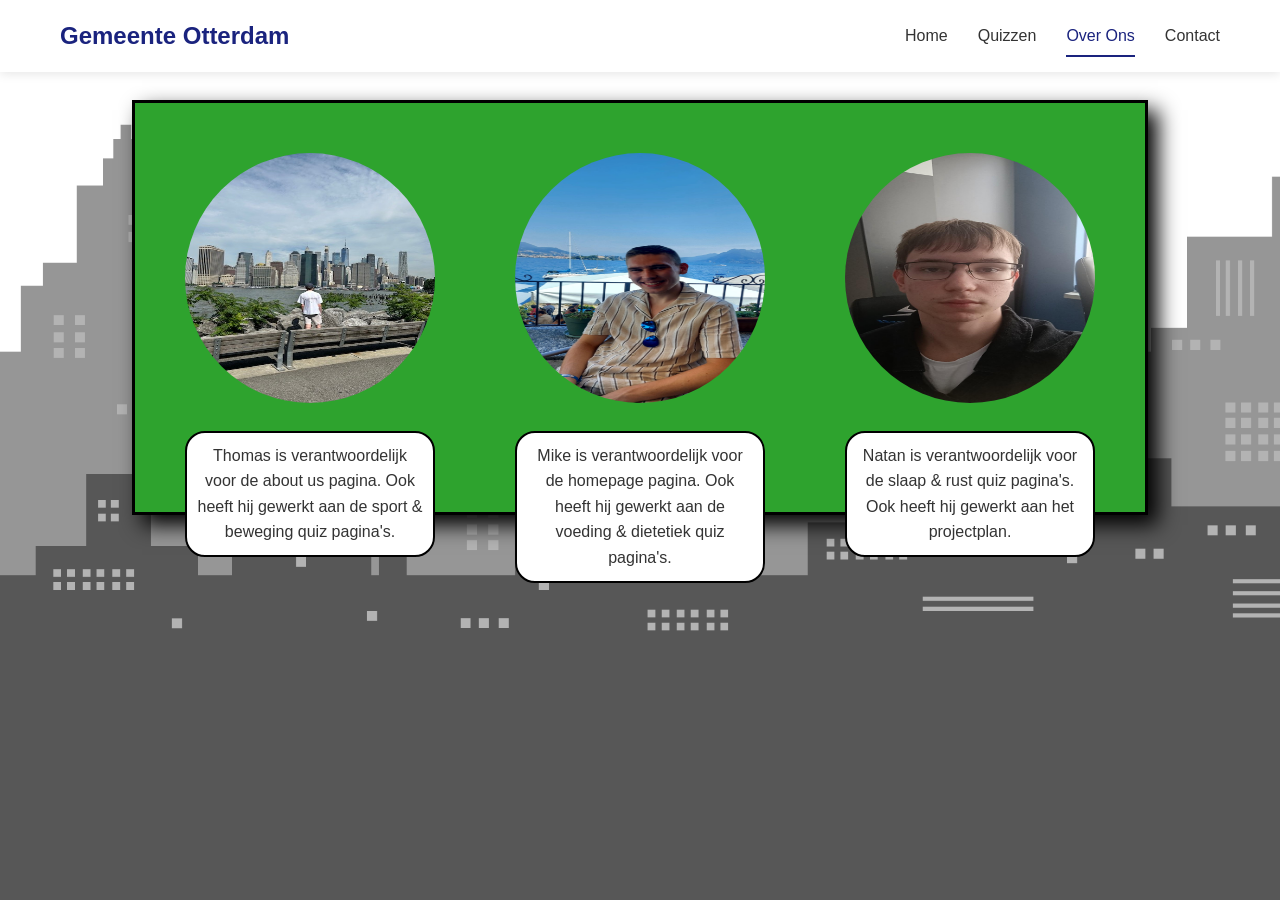
<file: pages/aboutus.html>
<!DOCTYPE html>
<html lang="nl">
<head>
    <meta charset="UTF-8">
    <meta name="viewport" content="width=device-width, initial-scale=1.0">
    <title>Over Ons | Gemeente Otterdam</title>
    <link rel="stylesheet" href="../index/css/index.css">
    <link rel="stylesheet" href="css/aboutus.css">
    <script src="../index/javascript/index.js" defer></script>
</head>

<body>

    <header class="header">
        <div class="header-container">
            <div class="logo">
                <h2>Gemeente Otterdam</h2>
            </div>
            <nav class="nav-menu">
                <a href="../index.html">Home</a>
                <a href="../index.html#quizzen">Quizzen</a>
                <a href="aboutus.html" class="active">Over Ons</a>
                <a href="Contact.html">Contact</a>
            </nav>
            <button class="mobile-menu-btn" id="mobile-menu-btn">
                <span></span>
                <span></span>
                <span></span>
            </button>
        </div>
    </header>

<div class="wrapper">
    <div class="team">

        <div class="lid">
            <img src="media/thomas.jpg">
            <p>
            Thomas is verantwoordelijk voor de about us pagina. Ook heeft hij gewerkt aan de sport & beweging quiz pagina's.
            </p>
        </div>
    
        <div class="lid">
            <img src="media/mike.png">
            <p>
            Mike is verantwoordelijk voor de homepage pagina. Ook heeft hij gewerkt aan de voeding & dietetiek quiz pagina's.
            </p>
        </div>
    
        <div class="lid">
            <img src="media/natan.jpg">
            <p>
            Natan is verantwoordelijk voor de slaap & rust quiz pagina's. Ook heeft hij gewerkt aan het projectplan.
            </p>
        </div>
    
    </div>

</div>


</body>
</html>
</file>
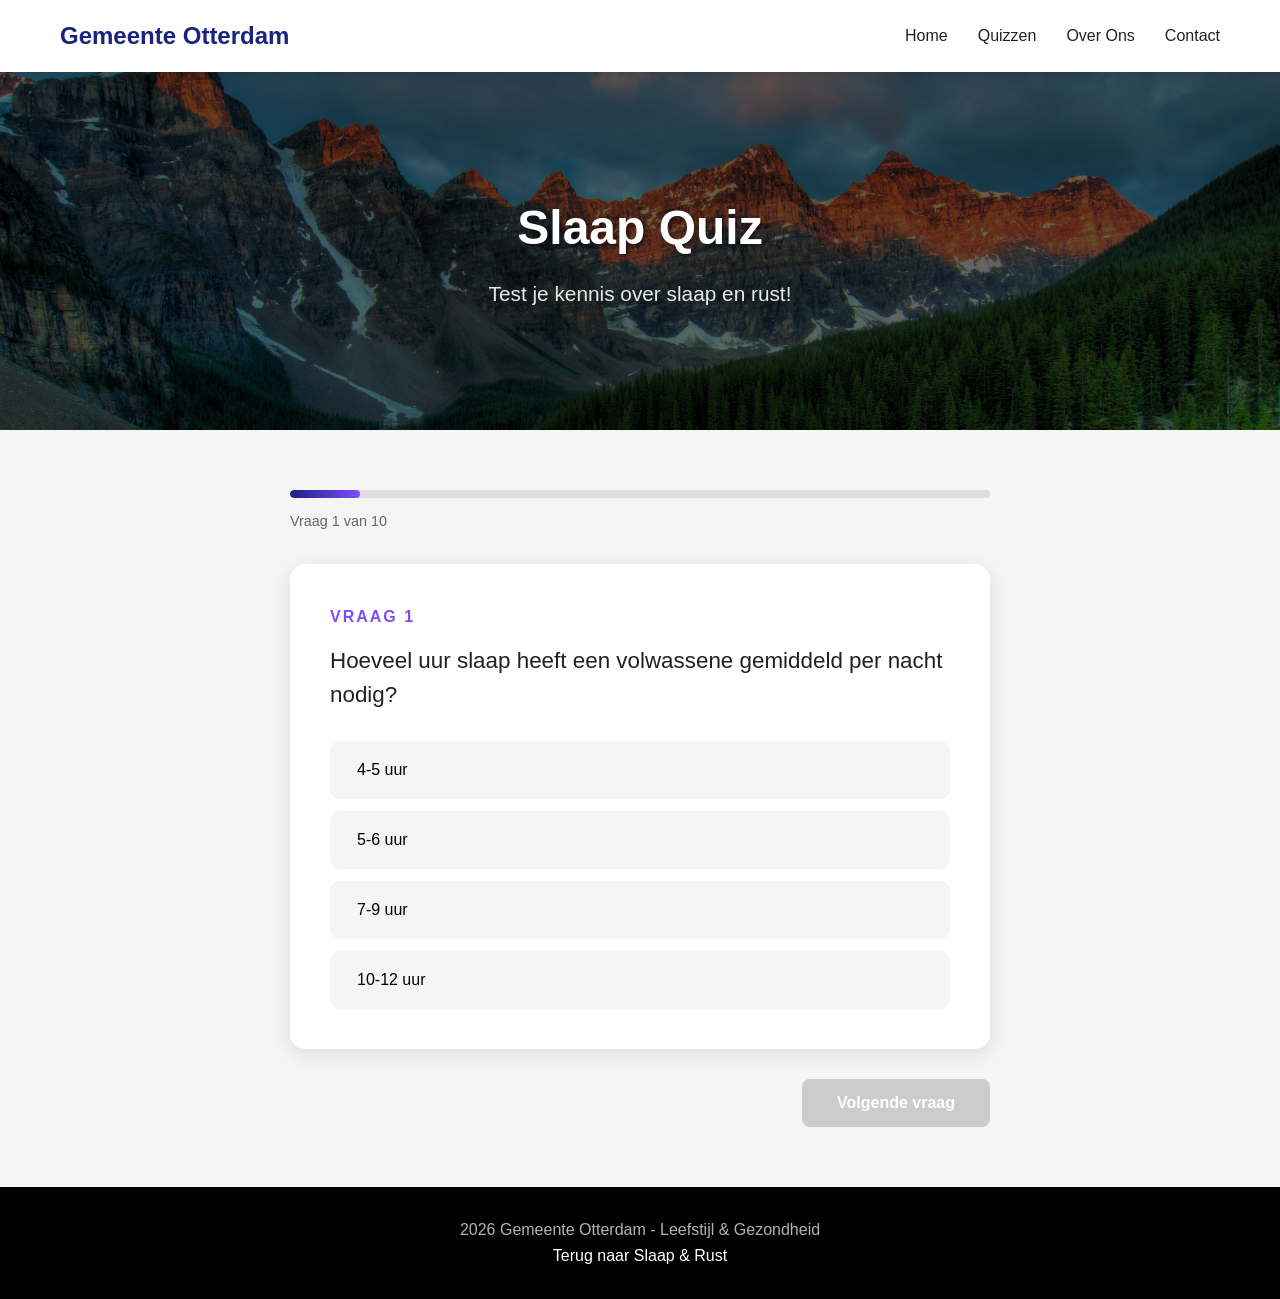
<file: pages/slaap_quiz.html>
<!DOCTYPE html>
<html lang="nl">
<head>
    <meta charset="UTF-8">
    <meta name="viewport" content="width=device-width, initial-scale=1.0">
    <title>Quiz | Slaap en rust</title>
    <link rel="stylesheet" href="../index/css/index.css">
    <link rel="stylesheet" href="css/slaap.css">
    <link rel="stylesheet" href="css/slaap_quiz.css">
    <script src="../index/javascript/index.js" defer></script>
</head>
<body>
    <header class="header">
        <div class="header-container">
            <div class="logo">
                <h2>Gemeente Otterdam</h2>
            </div>
            <nav class="nav-menu">
                <a href="../index.html">Home</a>
                <a href="../index.html#quizzen">Quizzen</a>
                <a href="aboutus.html">Over Ons</a>
                <a href="Contact.html">Contact</a>
            </nav>
            <button class="mobile-menu-btn" id="mobile-menu-btn">
                <span></span>
                <span></span>
                <span></span>
            </button>
        </div>
    </header>

    <!-- begin main content -->

    <section class="quiz-hero">
        <div class="quiz-hero-content">
            <h1>Slaap Quiz</h1>
            <p>Test je kennis over slaap en rust!</p>
        </div>
    </section>

    <section class="quiz-section">
        <div class="quiz-container">
            <div class="quiz-progress">
                <div class="progress-bar">
                    <div class="progress-fill" id="progress-fill"></div>
                </div>
                <span class="progress-text" id="progress-text">Vraag 1 van 10</span>
            </div>

            <div class="quiz-content" id="quiz-content">
                <!-- Vraag 1 -->
                <div class="question-card active" data-question="1">
                    <h2 class="question-number">Vraag 1</h2>
                    <p class="question-text">Hoeveel uur slaap heeft een volwassene gemiddeld per nacht nodig?</p>
                    <div class="answers">
                        <button class="answer-btn" data-correct="false">4-5 uur</button>
                        <button class="answer-btn" data-correct="false">5-6 uur</button>
                        <button class="answer-btn" data-correct="true">7-9 uur</button>
                        <button class="answer-btn" data-correct="false">10-12 uur</button>
                    </div>
                    <div class="feedback" id="feedback-1"></div>
                </div>

                <!-- Vraag 2 -->
                <div class="question-card" data-question="2">
                    <h2 class="question-number">Vraag 2</h2>
                    <p class="question-text">Wat is de ideale temperatuur voor je slaapkamer?</p>
                    <div class="answers">
                        <button class="answer-btn" data-correct="false">10-12°C</button>
                        <button class="answer-btn" data-correct="true">16-18°C</button>
                        <button class="answer-btn" data-correct="false">20-22°C</button>
                        <button class="answer-btn" data-correct="false">24-26°C</button>
                    </div>
                    <div class="feedback" id="feedback-2"></div>
                </div>

                <!-- Vraag 3 -->
                <div class="question-card" data-question="3">
                    <h2 class="question-number">Vraag 3</h2>
                    <p class="question-text">Waarom is het blauw licht van schermen slecht voor je slaap?</p>
                    <div class="answers">
                        <button class="answer-btn" data-correct="false">Het maakt je ogen moe</button>
                        <button class="answer-btn" data-correct="true">Het verstoort de aanmaak van melatonine</button>
                        <button class="answer-btn" data-correct="false">Het verhoogt je lichaamstemperatuur</button>
                        <button class="answer-btn" data-correct="false">Het veroorzaakt hoofdpijn</button>
                    </div>
                    <div class="feedback" id="feedback-3"></div>
                </div>

                <!-- Vraag 4 -->
                <div class="question-card" data-question="4">
                    <h2 class="question-number">Vraag 4</h2>
                    <p class="question-text">Tot welk tijdstip kun je het beste geen koffie meer drinken?</p>
                    <div class="answers">
                        <button class="answer-btn" data-correct="false">12:00 uur</button>
                        <button class="answer-btn" data-correct="true">14:00 uur</button>
                        <button class="answer-btn" data-correct="false">18:00 uur</button>
                        <button class="answer-btn" data-correct="false">20:00 uur</button>
                    </div>
                    <div class="feedback" id="feedback-4"></div>
                </div>

                <!-- Vraag 5 -->
                <div class="question-card" data-question="5">
                    <h2 class="question-number">Vraag 5</h2>
                    <p class="question-text">Wat gebeurt er NIET tijdens de slaap?</p>
                    <div class="answers">
                        <button class="answer-btn" data-correct="false">Je spieren herstellen zich</button>
                        <button class="answer-btn" data-correct="false">Herinneringen worden verwerkt</button>
                        <button class="answer-btn" data-correct="true">Je verbrandt de meeste calorieën</button>
                        <button class="answer-btn" data-correct="false">Je immuunsysteem wordt versterkt</button>
                    </div>
                    <div class="feedback" id="feedback-5"></div>
                </div>

                <!-- Vraag 6 -->
                <div class="question-card" data-question="6">
                    <h2 class="question-number">Vraag 6</h2>
                    <p class="question-text">Wat is een gevolg van slaaptekort?</p>
                    <div class="answers">
                        <button class="answer-btn" data-correct="false">Betere concentratie</button>
                        <button class="answer-btn" data-correct="false">Sterker immuunsysteem</button>
                        <button class="answer-btn" data-correct="true">Verhoogd risico op obesitas en diabetes</button>
                        <button class="answer-btn" data-correct="false">Stabielere stemming</button>
                    </div>
                    <div class="feedback" id="feedback-6"></div>
                </div>

                <!-- Vraag 7 -->
                <div class="question-card" data-question="7">
                    <h2 class="question-number">Vraag 7</h2>
                    <p class="question-text">In welke slaapfase droom je het meest?</p>
                    <div class="answers">
                        <button class="answer-btn" data-correct="false">Lichte slaap</button>
                        <button class="answer-btn" data-correct="false">Diepe slaap</button>
                        <button class="answer-btn" data-correct="true">REM-slaap</button>
                        <button class="answer-btn" data-correct="false">Inslaapfase</button>
                    </div>
                    <div class="feedback" id="feedback-7"></div>
                </div>

                <!-- Vraag 8 -->
                <div class="question-card" data-question="8">
                    <h2 class="question-number">Vraag 8</h2>
                    <p class="question-text">Hoeveel uur slaap hebben tieners (14-17 jaar) nodig?</p>
                    <div class="answers">
                        <button class="answer-btn" data-correct="false">5-6 uur</button>
                        <button class="answer-btn" data-correct="false">6-7 uur</button>
                        <button class="answer-btn" data-correct="true">8-10 uur</button>
                        <button class="answer-btn" data-correct="false">11-13 uur</button>
                    </div>
                    <div class="feedback" id="feedback-8"></div>
                </div>

                <!-- Vraag 9 -->
                <div class="question-card" data-question="9">
                    <h2 class="question-number">Vraag 9</h2>
                    <p class="question-text">Hoe lang duurt de ideale powernap?</p>
                    <div class="answers">
                        <button class="answer-btn" data-correct="false">5 minuten</button>
                        <button class="answer-btn" data-correct="true">10-20 minuten</button>
                        <button class="answer-btn" data-correct="false">45 minuten</button>
                        <button class="answer-btn" data-correct="false">1 uur</button>
                    </div>
                    <div class="feedback" id="feedback-9"></div>
                </div>

                <!-- Vraag 10 -->
                <div class="question-card" data-question="10">
                    <h2 class="question-number">Vraag 10</h2>
                    <p class="question-text">Wanneer begint je lichaam melatonine aan te maken?</p>
                    <div class="answers">
                        <button class="answer-btn" data-correct="false">Direct als je in bed ligt</button>
                        <button class="answer-btn" data-correct="true">Ongeveer 2 uur voor je normale bedtijd</button>
                        <button class="answer-btn" data-correct="false">Alleen als je slaapt</button>
                        <button class="answer-btn" data-correct="false">'s Ochtends vroeg</button>
                    </div>
                    <div class="feedback" id="feedback-10"></div>
                </div>

                <!-- Resultaat -->
                <div class="result-card" id="result-card">
                    <h2>Quiz Voltooid!</h2>
                    <div class="score-circle" id="score-circle">
                        <span class="score-number" id="score-number">0</span>
                        <span class="score-total">/ 10</span>
                    </div>
                    <p class="result-message" id="result-message"></p>
                    <div class="result-buttons">
                        <button class="quiz-btn restart-btn" id="restart-btn">Opnieuw proberen</button>
                        <a href="slaap_info.html" class="quiz-btn info-btn">Terug naar informatie</a>
                    </div>
                </div>
            </div>

            <div class="quiz-navigation" id="quiz-navigation">
                <button class="quiz-btn next-btn" id="next-btn" disabled>Volgende vraag</button>
            </div>
        </div>
    </section>

    <!-- einde main content -->

    <footer>
        <div class="footer-content">
            <p>2026 Gemeente Otterdam - Leefstijl & Gezondheid</p>
            <a href="slaap_info.html">Terug naar Slaap & Rust</a>
        </div>
    </footer>

    <script src="javascript/slaap_quiz.js"></script>
</body>
</html>
</file>
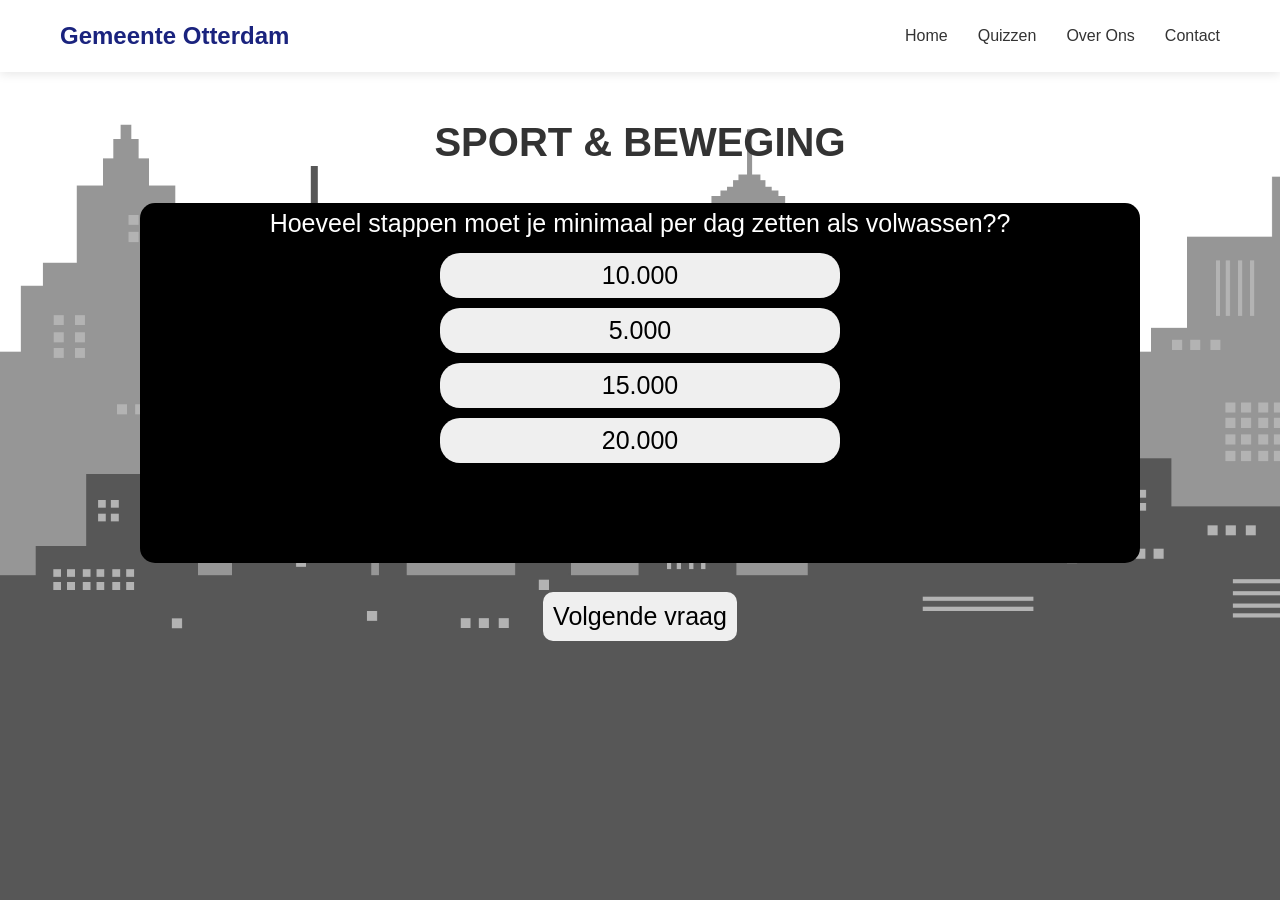
<file: pages/sportenbeweging.html>
<!DOCTYPE html>
<html lang="nl">
<head>
    <meta charset="UTF-8">
    <meta name="viewport" content="width=device-width, initial-scale=1.0">
    <title>Sport & Beweging Quiz | Gemeente Otterdam</title>
    <link rel="stylesheet" href="../index/css/index.css">
    <link rel="stylesheet" href="css/sportenbeweging.css">
    <script src="../index/javascript/index.js" defer></script>
</head>
<body>

    <header class="header">
        <div class="header-container">
            <div class="logo">
                <h2>Gemeente Otterdam</h2>
            </div>
            <nav class="nav-menu">
                <a href="../index.html">Home</a>
                <a href="../index.html#quizzen">Quizzen</a>
                <a href="aboutus.html">Over Ons</a>
                <a href="Contact.html">Contact</a>
            </nav>
            <button class="mobile-menu-btn" id="mobile-menu-btn">
                <span></span>
                <span></span>
                <span></span>
            </button>
        </div>
    </header>


<div class="holder">
    <div class="title">SPORT & BEWEGING</div>

    <div class="quiz">
        <p id="vraag"></p>

        <div class="antwoorden">
            <button id="antwoord1" onclick="checkAntwoord(0)">Antwoord 1</button>
            <button id="antwoord2" onclick="checkAntwoord(1)">Antwoord 2</button>
            <button id="antwoord3" onclick="checkAntwoord(2)">Antwoord 3</button>
            <button id="antwoord4" onclick="checkAntwoord(3)">Antwoord 4</button>
        </div>
    </div>

    <button id="next" onclick="volgendeVraag()">Volgende vraag</button>

    <div id="eindscherm" style="display:none;">
        <h2>Quiz klaar!</h2>
        <p id="scoreTekst"></p>
    </div>
</div>


<script src="javascript/sportenbeweging.js"></script>
</body>
</html>
</file>
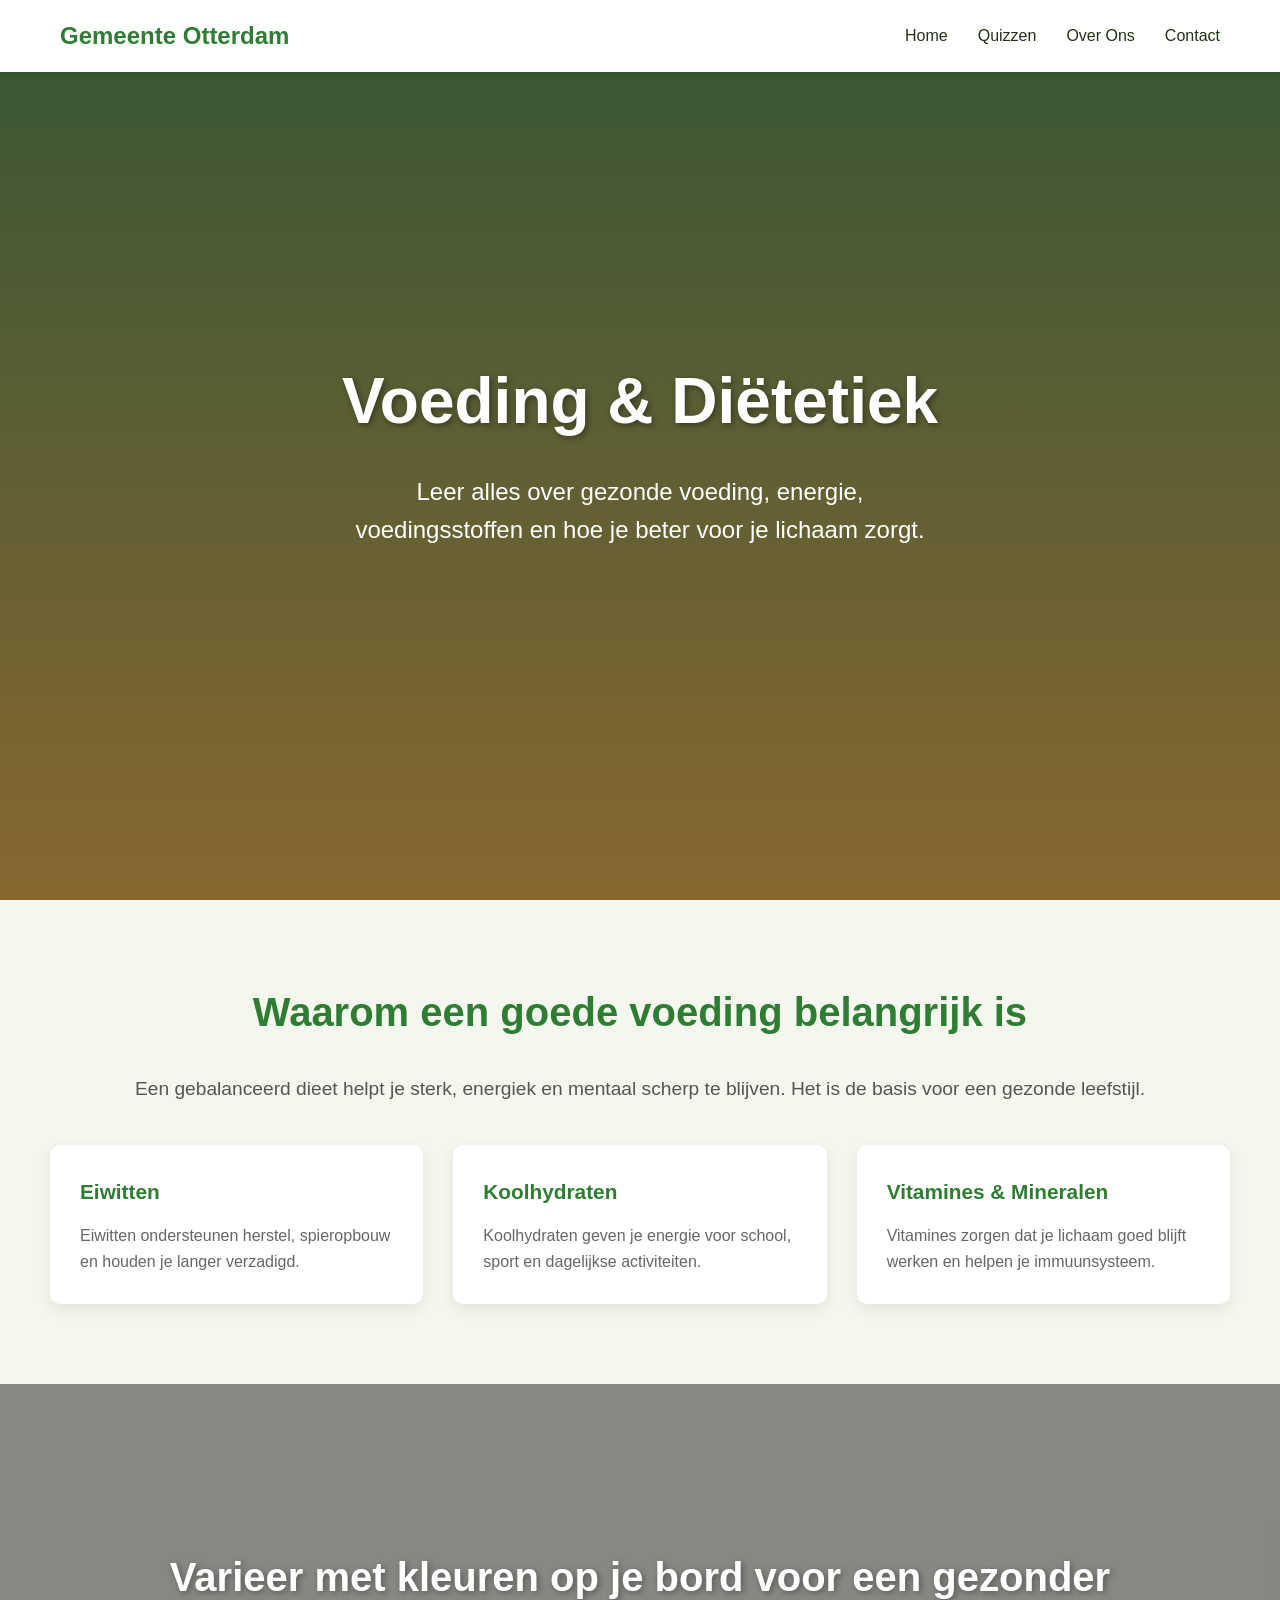
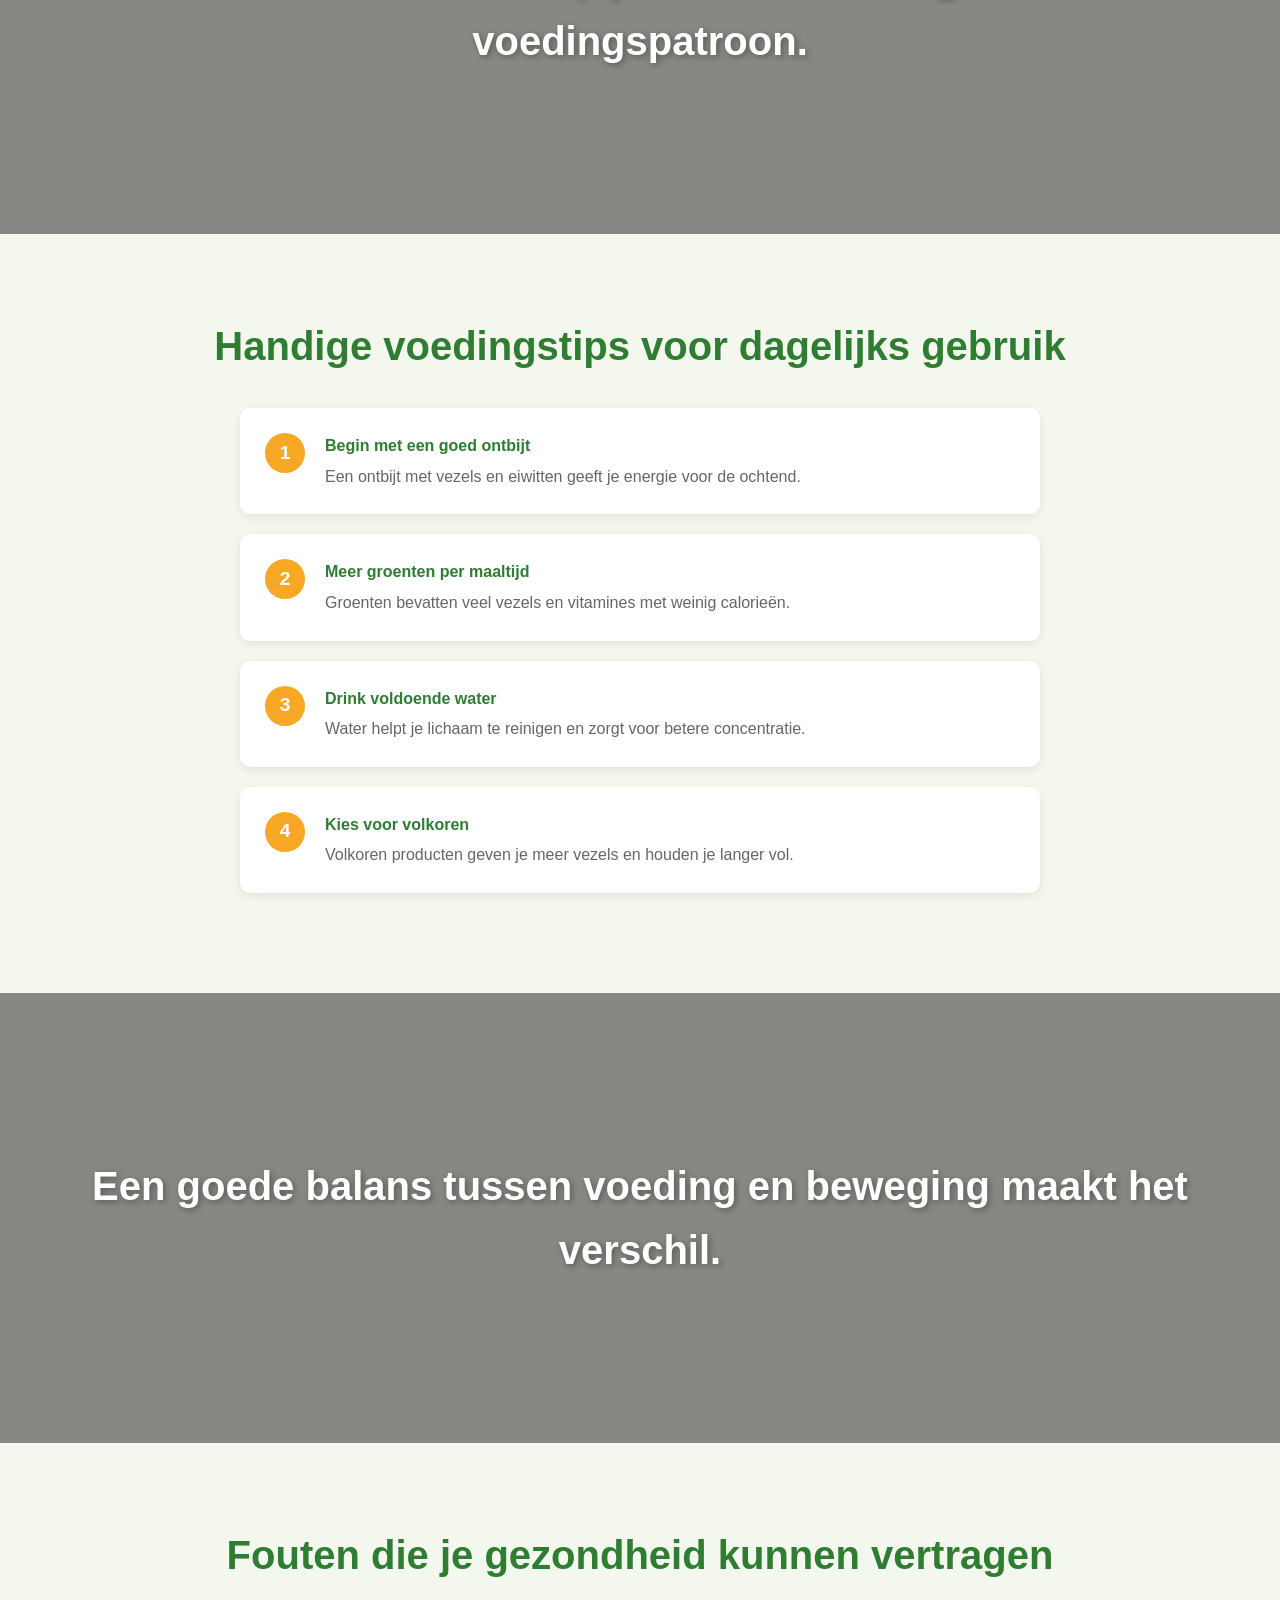
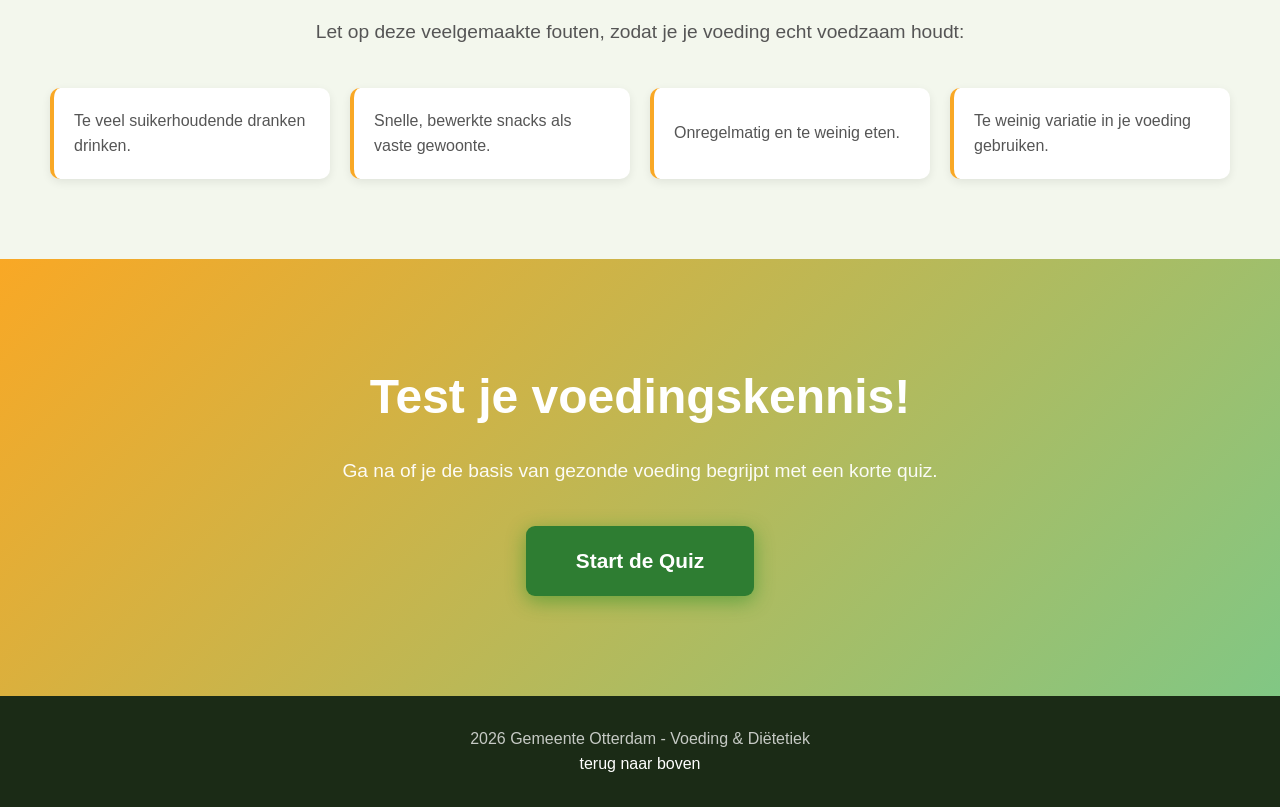
<file: pages/voedingendietetiek.html>
<!DOCTYPE html>
<html lang="nl">
<head>
    <meta charset="UTF-8">
    <meta name="viewport" content="width=device-width, initial-scale=1.0">
    <title>voeding & dietetiek | Gemeente Otterdam</title>
    <link rel="stylesheet" href="../index/css/index.css">
    <link rel="stylesheet" href="css/voedingendietetiek.css">
    <script src="../index/javascript/index.js" defer></script>
</head>
<body>
    <header class="header">
        <div class="header-container">
            <div class="logo">
                <h2>Gemeente Otterdam</h2>
            </div>
            <nav class="nav-menu">
                <a href="../index.html">Home</a>
                <a href="../index.html#quizzen">Quizzen</a>
                <a href="aboutus.html">Over Ons</a>
                <a href="Contact.html">Contact</a>
            </nav>
            <button class="mobile-menu-btn" id="mobile-menu-btn">
                <span></span>
                <span></span>
                <span></span>
            </button>
        </div>
    </header>

    <section class="parallax-section hero-parallax" id="hero-parallax">
        <div class="parallax-content">
            <h1>Voeding & Diëtetiek</h1>
            <p>Leer alles over gezonde voeding, energie, voedingsstoffen en hoe je beter voor je lichaam zorgt.</p>
        </div>
    </section>

    <section class="info-section">
        <div class="info-content">
            <h2>Waarom een goede voeding belangrijk is</h2>
            <p>Een gebalanceerd dieet helpt je sterk, energiek en mentaal scherp te blijven. Het is de basis voor een gezonde leefstijl.</p>

            <div class="info-cards">
                <div class="info-card">
                    <h3>Eiwitten</h3>
                    <p>Eiwitten ondersteunen herstel, spieropbouw en houden je langer verzadigd.</p>
                </div>
                <div class="info-card">
                    <h3>Koolhydraten</h3>
                    <p>Koolhydraten geven je energie voor school, sport en dagelijkse activiteiten.</p>
                </div>
                <div class="info-card">
                    <h3>Vitamines & Mineralen</h3>
                    <p>Vitamines zorgen dat je lichaam goed blijft werken en helpen je immuunsysteem.</p>
                </div>
            </div>
        </div>
    </section>

    <section class="parallax-section parallax-night">
        <div class="parallax-content">
            <h2>Varieer met kleuren op je bord voor een gezonder voedingspatroon.</h2>
        </div>
    </section>

    <section class="info-section">
        <div class="info-content">
            <h2>Handige voedingstips voor dagelijks gebruik</h2>
            <ul class="tips-list">
                <li>
                    <span class="tip-number">1</span>
                    <div class="tip-text">
                        <h4>Begin met een goed ontbijt</h4>
                        <p>Een ontbijt met vezels en eiwitten geeft je energie voor de ochtend.</p>
                    </div>
                </li>

                <li>
                    <span class="tip-number">2</span>
                    <div class="tip-text">
                        <h4>Meer groenten per maaltijd</h4>
                        <p>Groenten bevatten veel vezels en vitamines met weinig calorieën.</p>
                    </div>
                </li>

                <li>
                    <span class="tip-number">3</span>
                    <div class="tip-text">
                        <h4>Drink voldoende water</h4>
                        <p>Water helpt je lichaam te reinigen en zorgt voor betere concentratie.</p>
                    </div>
                </li>

                <li>
                    <span class="tip-number">4</span>
                    <div class="tip-text">
                        <h4>Kies voor volkoren</h4>
                        <p>Volkoren producten geven je meer vezels en houden je langer vol.</p>
                    </div>
                </li>
            </ul>
        </div>
    </section>

    <section class="parallax-section parallax-relax">
        <div class="parallax-content">
            <h2>Een goede balans tussen voeding en beweging maakt het verschil.</h2>
        </div>
    </section>

    <section class="info-section">
        <div class="info-content">
            <h2>Fouten die je gezondheid kunnen vertragen</h2>
            <p>Let op deze veelgemaakte fouten, zodat je je voeding echt voedzaam houdt:</p>

            <div class="consequences-grid">
                <div class="consequence-item negative">
                    <p>Te veel suikerhoudende dranken drinken.</p>
                </div>
                <div class="consequence-item negative">
                    <p>Snelle, bewerkte snacks als vaste gewoonte.</p>
                </div>
                <div class="consequence-item negative">
                    <p>Onregelmatig en te weinig eten.</p>
                </div>
                <div class="consequence-item negative">
                    <p>Te weinig variatie in je voeding gebruiken.</p>
                </div>
            </div>
        </div>
    </section>

    <section class="quiz-cta-section">
        <div class="quiz-cta-content">
            <h2>Test je voedingskennis!</h2>
            <p>Ga na of je de basis van gezonde voeding begrijpt met een korte quiz.</p>
            <a href="quiz1.html" class="quiz-button">Start de Quiz</a>
        </div>
    </section>

    <footer>
        <div class="footer-content">
            <p>2026 Gemeente Otterdam - Voeding & Diëtetiek</p>
            <a href="#hero-parallax">terug naar boven</a>
        </div>
    </footer>
</body>
</html>
</file>
<file: index/css/index.css>
* {
    margin: 0;
    padding: 0;
    box-sizing: border-box;
}

:root {
    --primary: #1a237e;
    --primary-light: #3949ab;
    --white: #ffffff;
    --bg-light: #f5f5f5;
    --text-dark: #333333;
    --text-light: #666666;

    /* Thema kleuren */
    --sport-primary: #2e7d32;
    --sport-secondary: #4caf50;
    --sport-light: #e8f5e9;

    --voeding-primary: #e65100;
    --voeding-secondary: #ff9800;
    --voeding-light: #fff3e0;

    --slaap-primary: #4a148c;
    --slaap-secondary: #7c4dff;
    --slaap-light: #ede7f6;
}



::-webkit-scrollbar{
    width: 12px;
}

::-webkit-scrollbar-track{
    background: var(--bg-light);
}

::-webkit-scrollbar-thumb{
    background: var(--primary);
}


body {
    font-family: 'Segoe UI', Tahoma, Geneva, Verdana, sans-serif;
    background-color: var(--bg-light);
    color: var(--text-dark);
    line-height: 1.6;
}

/* Header */
.header {
    position: fixed;
    top: 0;
    left: 0;
    width: 100%;
    background: var(--white);
    box-shadow: 0 2px 10px rgba(0, 0, 0, 0.1);
    z-index: 1000;
}

.header-container {
    max-width: 1200px;
    margin: 0 auto;
    padding: 15px 20px;
    display: flex;
    justify-content: space-between;
    align-items: center;
}

.logo h2 {
    color: var(--primary);
    font-size: 1.5rem;
    font-weight: 700;
}

.nav-menu {
    display: flex;
    gap: 30px;
}

.nav-menu a {
    text-decoration: none;
    color: var(--text-dark);
    font-weight: 500;
    padding: 8px 0;
    position: relative;
    transition: color 0.3s ease;
}

.nav-menu a::after {
    content: '';
    position: absolute;
    bottom: 0;
    left: 0;
    width: 0;
    height: 2px;
    background: var(--primary);
    transition: width 0.3s ease;
}

.nav-menu a:hover,
.nav-menu a.active {
    color: var(--primary);
}

.nav-menu a:hover::after,
.nav-menu a.active::after {
    width: 100%;
}

.mobile-menu-btn {
    display: none;
    flex-direction: column;
    gap: 5px;
    background: none;
    border: none;
    cursor: pointer;
    padding: 5px;
}

.mobile-menu-btn span {
    width: 25px;
    height: 3px;
    background: var(--text-dark);
    border-radius: 2px;
    transition: 0.3s;
}

/* Hero Section */
.hero {
    height: 100vh;
    min-height: 600px;
    position: relative;
    display: flex;
    align-items: center;
    justify-content: center;
    overflow: hidden;
}

/* Hero Slideshow */
.hero-slideshow {
    position: absolute;
    top: 0;
    left: 0;
    width: 100%;
    height: 100%;
    z-index: 0;
}

.hero-slideshow .slide {
    position: absolute;
    top: 0;
    left: 0;
    width: 100%;
    height: 100%;
    background-size: cover;
    background-position: center;
    background-repeat: no-repeat;
    opacity: 0;
    transform: scale(1.08);
    transition: opacity 1.2s ease-in-out, transform 6s ease-out;
}

.hero-slideshow .slide.active {
    opacity: 1;
    transform: scale(1.08);
}

.hero-slideshow .slide.active.zoom-out {
    transform: scale(1);
}

.hero-overlay {
    position: absolute;
    top: 0;
    left: 0;
    width: 100%;
    height: 100%;
    background: linear-gradient(135deg, rgba(26, 35, 126, 0.85) 0%, rgba(74, 20, 140, 0.75) 100%);
    z-index: 1;
}

.hero-content {
    position: relative;
    z-index: 2;
    text-align: center;
    color: var(--white);
    padding: 20px;
    max-width: 800px;
}

/* Slide Indicators */
.slide-indicators {
    position: absolute;
    bottom: 30px;
    left: 50%;
    transform: translateX(-50%);
    display: flex;
    gap: 12px;
    z-index: 3;
}

.indicator {
    width: 12px;
    height: 12px;
    border-radius: 50%;
    background: rgba(255, 255, 255, 0.4);
    cursor: pointer;
    transition: all 0.3s ease;
    border: 2px solid transparent;
}

.indicator:hover {
    background: rgba(255, 255, 255, 0.6);
}

.indicator.active {
    background: var(--white);
    transform: scale(1.2);
    border-color: rgba(255, 255, 255, 0.5);
}

.hero-content h1 {
    font-size: 3.5rem;
    font-weight: 700;
    margin-bottom: 20px;
    text-shadow: 2px 2px 4px rgba(0, 0, 0, 0.3);
}

.hero-content p {
    font-size: 1.3rem;
    margin-bottom: 40px;
    opacity: 0.95;
    line-height: 1.8;
}

.hero-btn {
    display: inline-block;
    background: var(--white);
    color: var(--primary);
    padding: 15px 40px;
    border-radius: 50px;
    text-decoration: none;
    font-weight: 600;
    font-size: 1.1rem;
    transition: all 0.3s ease;
    box-shadow: 0 4px 15px rgba(0, 0, 0, 0.2);
}

.hero-btn:hover {
    transform: translateY(-3px);
    box-shadow: 0 6px 20px rgba(0, 0, 0, 0.3);
}

/* Intro Section */
.intro-section {
    padding: 80px 20px;
    background: var(--white);
}

.intro-container {
    max-width: 1000px;
    margin: 0 auto;
    text-align: center;
}

.intro-container h2 {
    font-size: 2.2rem;
    color: var(--primary);
    margin-bottom: 20px;
}

.intro-container > p {
    font-size: 1.1rem;
    color: var(--text-light);
    max-width: 700px;
    margin: 0 auto 50px;
}

.intro-stats {
    display: flex;
    justify-content: center;
    gap: 60px;
    flex-wrap: wrap;
}

.stat-item {
    text-align: center;
}

.stat-number {
    display: block;
    font-size: 3rem;
    font-weight: 700;
    color: var(--primary);
}

.stat-label {
    font-size: 1rem;
    color: var(--text-light);
    text-transform: uppercase;
    letter-spacing: 1px;
}

/* Quizzen Section */
.quizzen-section {
    padding: 80px 20px;
    background: var(--bg-light);
}

.quizzen-container {
    max-width: 1200px;
    margin: 0 auto;
}

.quizzen-container > h2 {
    text-align: center;
    font-size: 2.2rem;
    color: var(--primary);
    margin-bottom: 10px;
}

.section-subtitle {
    text-align: center;
    color: var(--text-light);
    margin-bottom: 50px;
    font-size: 1.1rem;
}

.quiz-cards {
    display: grid;
    grid-template-columns: repeat(3, 1fr);
    gap: 30px;
}

.quiz-card {
    background: var(--white);
    border-radius: 20px;
    overflow: hidden;
    box-shadow: 0 10px 30px rgba(0, 0, 0, 0.1);
    transition: all 0.4s ease;
}

.quiz-card:hover {

    box-shadow: 0 20px 40px rgba(0, 0, 0, 0.15);
}

.card-image {
    position: relative;
    height: 200px;
    overflow: hidden;
}

.card-image img {
    width: 100%;
    height: 100%;
    object-fit: cover;
    transition: transform 0.4s ease;
}

.quiz-card:hover .card-image img {
    transform: scale(1.1);
}

.card-overlay {
    position: absolute;
    top: 0;
    left: 0;
    width: 100%;
    height: 100%;
    opacity: 0.6;
}

.sport-overlay {
    background: linear-gradient(135deg, var(--sport-primary) 0%, var(--sport-secondary) 100%);
}

.voeding-overlay {
    background: linear-gradient(135deg, var(--voeding-primary) 0%, var(--voeding-secondary) 100%);
}

.slaap-overlay {
    background: linear-gradient(135deg, var(--slaap-primary) 0%, var(--slaap-secondary) 100%);
}

.card-content {
    padding: 30px;
    text-align: center;
}

.card-icon {
    width: 60px;
    height: 60px;
    border-radius: 50%;
    display: flex;
    align-items: center;
    justify-content: center;
    margin: -50px auto 20px;
    position: relative;
    z-index: 1;
}

.card-icon svg {
    width: 30px;
    height: 30px;
    color: var(--white);
}

.sport-icon {
    background: linear-gradient(135deg, var(--sport-primary) 0%, var(--sport-secondary) 100%);
    box-shadow: 0 4px 15px rgba(46, 125, 50, 0.4);
}

.voeding-icon {
    background: linear-gradient(135deg, var(--voeding-primary) 0%, var(--voeding-secondary) 100%);
    box-shadow: 0 4px 15px rgba(230, 81, 0, 0.4);
}

.slaap-icon {
    background: linear-gradient(135deg, var(--slaap-primary) 0%, var(--slaap-secondary) 100%);
    box-shadow: 0 4px 15px rgba(74, 20, 140, 0.4);
}

.card-content h3 {
    font-size: 1.4rem;
    color: var(--text-dark);
    margin-bottom: 15px;
}

.card-content p {
    color: var(--text-light);
    margin-bottom: 25px;
    font-size: 0.95rem;
}

.card-btn {
    display: inline-block;
    padding: 12px 30px;
    border-radius: 25px;
    text-decoration: none;
    font-weight: 600;
    color: var(--white);
    transition: all 0.3s ease;
}

.sport-btn {
    background: linear-gradient(135deg, var(--sport-primary) 0%, var(--sport-secondary) 100%);
}

.sport-btn:hover {
    box-shadow: 0 4px 15px rgba(46, 125, 50, 0.5);
    transform: translateY(-2px);
}

.voeding-btn {
    background: linear-gradient(135deg, var(--voeding-primary) 0%, var(--voeding-secondary) 100%);
}

.voeding-btn:hover {
    box-shadow: 0 4px 15px rgba(230, 81, 0, 0.5);
    transform: translateY(-2px);
}

.slaap-btn {
    background: linear-gradient(135deg, var(--slaap-primary) 0%, var(--slaap-secondary) 100%);
}

.slaap-btn:hover {
    box-shadow: 0 4px 15px rgba(74, 20, 140, 0.5);
    transform: translateY(-2px);
}

/* CTA Section */
.cta-section {
    padding: 80px 20px;
    background: linear-gradient(135deg, var(--primary) 0%, var(--slaap-primary) 100%);
    text-align: center;
}

.cta-container {
    max-width: 600px;
    margin: 0 auto;
    color: var(--white);
}

.cta-container h2 {
    font-size: 2rem;
    margin-bottom: 15px;
}

.cta-container p {
    font-size: 1.1rem;
    margin-bottom: 30px;
    opacity: 0.9;
}

.cta-btn {
    background: var(--white);
    color: var(--primary);
    border: none;
    padding: 15px 40px;
    border-radius: 50px;
    font-size: 1.1rem;
    font-weight: 600;
    cursor: pointer;
    transition: all 0.3s ease;
    box-shadow: 0 4px 15px rgba(0, 0, 0, 0.2);
}

.cta-btn:hover {
    transform: translateY(-3px);
    box-shadow: 0 6px 20px rgba(0, 0, 0, 0.3);
}

/* Footer */
.footer {
    background: #1a1a2e;
    color: var(--white);
    padding: 50px 20px 30px;
}

.footer-container {
    max-width: 1200px;
    margin: 0 auto;
    display: grid;
    grid-template-columns: 2fr 1fr 2fr;
    gap: 40px;
    align-items: center;
}

.footer-info h3 {
    font-size: 1.3rem;
    margin-bottom: 10px;
}

.footer-info p {
    opacity: 0.7;
    font-size: 0.95rem;
}

.footer-links {
    display: flex;
    flex-direction: column;
    gap: 10px;
}

.footer-links a {
    color: var(--white);
    text-decoration: none;
    opacity: 0.7;
    transition: opacity 0.3s ease;
}

.footer-links a:hover {
    opacity: 1;
}

.footer-copyright {
    text-align: right;
    opacity: 0.5;
    font-size: 0.9rem;
}

/* Responsive */
@media (max-width: 992px) {
    .quiz-cards {
        grid-template-columns: repeat(2, 1fr);
    }

    .footer-container {
        grid-template-columns: 1fr;
        text-align: center;
        gap: 30px;
    }

    .footer-links {
        flex-direction: row;
        justify-content: center;
        gap: 30px;
    }

    .footer-copyright {
        text-align: center;
    }
}

@media (max-width: 768px) {
    .nav-menu {
        display: none;
        position: absolute;
        top: 100%;
        left: 0;
        width: 100%;
        background: var(--white);
        flex-direction: column;
        padding: 20px;
        box-shadow: 0 10px 20px rgba(0, 0, 0, 0.1);
    }

    .nav-menu.active {
        display: flex;
    }

    .mobile-menu-btn {
        display: flex;
    }

    .hero-content h1 {
        font-size: 2.5rem;
    }

    .hero-content p {
        font-size: 1.1rem;
    }

    .quiz-cards {
        grid-template-columns: 1fr;
        max-width: 400px;
        margin: 0 auto;
    }

    .intro-stats {
        gap: 30px;
    }

    .stat-number {
        font-size: 2.5rem;
    }
}

@media (max-width: 480px) {
    .hero-content h1 {
        font-size: 2rem;
    }

    .intro-container h2,
    .quizzen-container > h2,
    .cta-container h2 {
        font-size: 1.8rem;
    }
}
</file>
<file: pages/css/aboutus.css>
html{
width: 100%;
height: 100%;
}


body{
display: flex;
flex-direction: column;
font-family: Arial;
margin: 0;
padding: 0;
padding-top: 70px;
background-image: url(../media/aboutusbg.jpg);
background-size: cover;
background-repeat: no-repeat;
height: 100%;
width: 100%;
}

/* Header styling komt uit index.css */

.wrapper{
width: 100%;
height: 100%;
display: flex;
justify-content: center;
}

.team{
margin-top: 30px;
display: flex;
justify-content: center;
gap: 80px;
height: 50%;
width: fit-content;
border: 3px solid black;
box-shadow: 10px 10px 20px black;
padding: 50px;
background-color: hsl(120, 56%, 41%);
}

.lid{
text-align: center;
width: 250px;
transition: 1.0s ease;
}

.lid:hover{
background-color: hsl(120, 56%, 51%);
padding: 20px;
border-radius: 20px;
}

.lid img{
height: 250px;
width: 250px;
border-radius: 50%;
}

.lid p{
margin-top: 20px;
border: 2px solid black;
border-radius: 20px;
padding: 10px;
background-color: white;
}
</file>
<file: pages/css/slaap.css>
:root{
    --black: #000000;
    --white: #ffffff;
    --primary: #1a237e;
    --primary-light: #3949ab;
    --accent: #7c4dff;
    --text-dark: #212121;
    --text-light: #ffffff;
    --bg-light: #f5f5f5;
    --seegray: #897f7faa;
}


::-webkit-scrollbar{
    width: 12px;
}

::-webkit-scrollbar-track{
    background: var(--bg-light);
}

::-webkit-scrollbar-thumb{
    background: var(--primary);
}

*{
    margin: 0;
    padding: 0;
    box-sizing: border-box;
}

html{
    scroll-behavior: smooth;
}

body{
    font-family: 'Segoe UI', Tahoma, Geneva, Verdana, sans-serif;
    line-height: 1.6;
    color: var(--text-dark);
}

/* Header styling komt uit index.css */

/* Parallax secties */
.parallax-section{
    height: 100vh;
    background-attachment: fixed;
    background-position: center;
    background-repeat: no-repeat;
    background-size: cover;
    display: flex;
    justify-content: center;
    align-items: center;
    position: relative;
}

.parallax-section::before{
    content: '';
    position: absolute;
    top: 0;
    left: 0;
    width: 100%;
    height: 100%;
    background: rgba(0,0,0,0.5);
}

.hero-parallax{
    background-image: url(../media/pexels-souvenirpixels-417074.jpg);
}

.parallax-night{
    background-image: url(../media/pexels-jaime-reimer-1376930-2662116.jpg);
    height: 50vh;
}

.parallax-relax{
    background-image: url(../media/calmbck.jpg);
    height: 50vh;
}

.parallax-content{
    position: relative;
    z-index: 1;
    text-align: center;
    color: var(--white);
    padding: 20px;
}

.parallax-content h1{
    font-size: 4rem;
    margin-bottom: 20px;
    text-shadow: 2px 2px 4px rgba(0,0,0,0.5);
}

.parallax-content h2{
    font-size: 2.5rem;
    text-shadow: 2px 2px 4px rgba(0,0,0,0.5);
}

.parallax-content p{
    font-size: 1.5rem;
    max-width: 600px;
    margin: 0 auto;
}

/* Info secties */
.info-section{
    padding: 80px 50px;
    background: var(--bg-light);
}

.info-content{
    max-width: 1200px;
    margin: 0 auto;
}

.info-content h2{
    font-size: 2.5rem;
    color: var(--primary);
    margin-bottom: 30px;
    text-align: center;
}

.info-content > p{
    font-size: 1.2rem;
    text-align: center;
    margin-bottom: 40px;
    color: #555;
}

/* Info cards */
.info-cards{
    display: grid;
    grid-template-columns: repeat(auto-fit, minmax(280px, 1fr));
    gap: 30px;
}

.info-card{
    background: var(--white);
    padding: 30px;
    border-radius: 10px;
    box-shadow: 0 5px 15px rgba(0,0,0,0.1);
    transition: transform 0.3s, box-shadow 0.3s;
}

.info-card:hover{
    box-shadow: 0 10px 25px rgba(0,0,0,0.15);
}

.info-card h3{
    color: var(--primary);
    margin-bottom: 15px;
    font-size: 1.3rem;
}

.info-card p{
    color: #666;
}

/* Tips lijst */
.tips-list{
    list-style: none;
    max-width: 800px;
    margin: 0 auto;
}

.tips-list li{
    display: flex;
    align-items: flex-start;
    gap: 20px;
    background: var(--white);
    padding: 25px;
    margin-bottom: 20px;
    border-radius: 10px;
    border: 0px solid transparent;
    box-shadow: 0 3px 10px rgba(0,0,0,0.1);
    transition: 0.2s ease-in-out;
}



.tip-number{
    background: var(--primary);
    color: var(--white);
    width: 40px;
    height: 40px;
    border-radius: 50%;
    display: flex;
    justify-content: center;
    align-items: center;
    font-weight: bold;
    font-size: 1.2rem;
    flex-shrink: 0;
}

.tip-text h4{
    color: var(--primary);
    margin-bottom: 5px;
}

.tip-text p{
    color: #666;
    margin: 0;
}

/* Gevolgen grid */
.consequences-grid{
    display: grid;
    grid-template-columns: repeat(auto-fit, minmax(250px, 1fr));
    gap: 20px;
    margin-top: 30px;
}

.consequence-item{
    display: flex;
    align-items: center;
    gap: 15px;
    padding: 20px;
    background: var(--white);
    border-radius: 10px;
    box-shadow: 0 3px 10px rgba(0,0,0,0.1);
}

.consequence-item.negative{
    border-left: 4px solid #e53935;
}

.consequence-item .icon{
    font-size: 1.5rem;
    color: #e53935;
}

.consequence-item p{
    margin: 0;
    color: #555;
}

/* Quiz CTA sectie */
.quiz-cta-section{
    background: linear-gradient(135deg, var(--primary) 0%, var(--primary-light) 100%);
    padding: 100px 50px;
    text-align: center;
}

.quiz-cta-content{
    max-width: 600px;
    margin: 0 auto;
}

.quiz-cta-content h2{
    color: var(--white);
    font-size: 3rem;
    margin-bottom: 20px;
}

.quiz-cta-content p{
    color: rgba(255,255,255,0.9);
    font-size: 1.2rem;
    margin-bottom: 40px;
}

.quiz-button{
    display: inline-block;
    background: var(--accent);
    color: var(--white);
    padding: 18px 50px;
    font-size: 1.3rem;
    font-weight: bold;
    text-decoration: none;
    border-radius: 9px;
    transition: transform 0.3s, box-shadow 0.3s;
    box-shadow: 0 5px 20px rgba(124, 77, 255, 0.4);
}

.quiz-button:hover{

    box-shadow: 0 8px 30px rgba(124, 77, 255, 0.6);
}

/* Footer */
footer{
    background: var(--black);
    padding: 30px;
    text-align: center;
}

.footer-content p{
    color: rgba(255,255,255,0.7);
    margin: 0;
}

footer a{
    color: var(--white);
    text-decoration: none;
    font-weight: 500;
    transition: color 0.3s;
}

footer a:hover{
    color: var(--accent);
}

/* Responsive */
@media (max-width: 768px){
    header{
        padding: 0 20px;
        height: 60px;
    }

    .logo h2{
        font-size: 1.2rem;
    }

    .head-buttons{
        gap: 15px;
    }

    .head-buttons a{
        font-size: 0.9rem;
    }

    .parallax-content h1{
        font-size: 2.5rem;
    }

    .parallax-content h2{
        font-size: 1.8rem;
    }

    .parallax-content p{
        font-size: 1.1rem;
    }

    .info-section{
        padding: 50px 20px;
    }

    .info-content h2{
        font-size: 2rem;
    }

    .tips-list li{
        flex-direction: column;
        align-items: center;
        text-align: center;
    }

    .quiz-cta-section{
        padding: 60px 20px;
    }

    .quiz-cta-content h2{
        font-size: 2rem;
    }
}
</file>
<file: pages/css/slaap_quiz.css>
::-webkit-scrollbar{
    width: 12px;
}

::-webkit-scrollbar-track{
    background: var(--bg-light);
}

::-webkit-scrollbar-thumb{
    background: var(--primary);
}




/* Quiz Hero */
.quiz-hero {
    height: 40vh;
    background-image: url(../media/pexels-souvenirpixels-417074.jpg);
    background-attachment: fixed;
    background-position: center;
    background-repeat: no-repeat;
    background-size: cover;
    display: flex;
    justify-content: center;
    align-items: center;
    position: relative;
    margin-top: 70px;
}

.quiz-hero::before {
    content: '';
    position: absolute;
    top: 0;
    left: 0;
    width: 100%;
    height: 100%;
    background: rgba(0, 0, 0, 0.6);
}

.quiz-hero-content {
    position: relative;
    z-index: 1;
    text-align: center;
    color: var(--white);
}

.quiz-hero-content h1 {
    font-size: 3rem;
    margin-bottom: 10px;
    text-shadow: 2px 2px 4px rgba(0, 0, 0, 0.5);
}

.quiz-hero-content p {
    font-size: 1.3rem;
    opacity: 0.9;
}

/* Quiz Section */
.quiz-section {
    background: var(--bg-light);
    padding: 60px 20px;
    min-height: 60vh;
}

.quiz-container {
    max-width: 700px;
    margin: 0 auto;
}

/* Progress Bar */
.quiz-progress {
    margin-bottom: 30px;
}

.progress-bar {
    height: 8px;
    background: #ddd;
    border-radius: 4px;
    overflow: hidden;
    margin-bottom: 10px;
}

.progress-fill {
    height: 100%;
    background: linear-gradient(90deg, var(--primary) 0%, var(--accent) 100%);
    width: 16.66%;
    transition: width 0.4s ease;
    border-radius: 4px;
}

.progress-text {
    font-size: 0.9rem;
    color: #666;
}

/* Question Cards */
.question-card {
    background: var(--white);
    border-radius: 15px;
    padding: 40px;
    box-shadow: 0 5px 20px rgba(0, 0, 0, 0.1);
    display: none;
    animation: fadeIn 0.4s ease;
}

.question-card.active {
    display: block;
}

@keyframes fadeIn {
    from {
        opacity: 0;
        transform: translateY(20px);
    }
    to {
        opacity: 1;
        transform: translateY(0);
    }
}

.question-number {
    color: var(--accent);
    font-size: 1rem;
    text-transform: uppercase;
    letter-spacing: 2px;
    margin-bottom: 15px;
}

.question-text {
    font-size: 1.4rem;
    color: var(--text-dark);
    margin-bottom: 30px;
    line-height: 1.5;
}

/* Answer Buttons */
.answers {
    display: flex;
    flex-direction: column;
    gap: 12px;
}

.answer-btn {
    background: var(--bg-light);
    border: 2px solid transparent;
    padding: 18px 25px;
    border-radius: 10px;
    font-size: 1rem;
    cursor: pointer;
    transition: all 0.3s ease;
    text-align: left;
}

.answer-btn:hover:not(:disabled) {
    background: #e8e8e8;
    border-color: var(--primary-light);
}

.answer-btn:disabled {
    cursor: not-allowed;
}

.answer-btn.selected {
    border-color: var(--primary);
    background: rgba(26, 35, 126, 0.1);
}

.answer-btn.correct {
    background: #e8f5e9;
    border-color: #4caf50;
    color: #2e7d32;
}

.answer-btn.incorrect {
    background: #ffebee;
    border-color: #f44336;
    color: #c62828;
}

.answer-btn.show-correct {
    background: #e8f5e9;
    border-color: #4caf50;
}

/* Feedback */
.feedback {
    margin-top: 20px;
    padding: 15px;
    border-radius: 8px;
    display: none;
    font-weight: 500;
}

.feedback.show {
    display: block;
    animation: fadeIn 0.3s ease;
}

.feedback.correct {
    background: #e8f5e9;
    color: #2e7d32;
}

.feedback.incorrect {
    background: #ffebee;
    color: #c62828;
}

/* Quiz Navigation */
.quiz-navigation {
    margin-top: 30px;
    display: flex;
    justify-content: flex-end;
}

.quiz-btn {
    background: var(--primary);
    color: var(--white);
    border: none;
    padding: 15px 35px;
    font-size: 1rem;
    font-weight: 600;
    border-radius: 8px;
    cursor: pointer;
    transition: all 0.3s ease;
    text-decoration: none;
    display: inline-block;
}

.quiz-btn:hover:not(:disabled) {
    background: var(--primary-light);
    transform: translateY(-2px);
}

.quiz-btn:disabled {
    background: #ccc;
    cursor: not-allowed;
    transform: none;
}

.next-btn {
    background: var(--accent);
}

.next-btn:hover:not(:disabled) {
    background: #9c7aff;
}

/* Result Card */
.result-card {
    background: var(--white);
    border-radius: 15px;
    padding: 50px 40px;
    box-shadow: 0 5px 20px rgba(0, 0, 0, 0.1);
    text-align: center;
    display: none;
}

.result-card.active {
    display: block;
    animation: fadeIn 0.5s ease;
}

.result-card h2 {
    color: var(--primary);
    font-size: 2rem;
    margin-bottom: 30px;
}

.score-circle {
    width: 150px;
    height: 150px;
    border-radius: 50%;
    background: linear-gradient(135deg, var(--primary) 0%, var(--accent) 100%);
    display: flex;
    flex-direction: column;
    justify-content: center;
    align-items: center;
    margin: 0 auto 30px;
    color: var(--white);
}

.score-number {
    font-size: 3.5rem;
    font-weight: bold;
    line-height: 1;
}

.score-total {
    font-size: 1.2rem;
    opacity: 0.9;
}

.result-message {
    font-size: 1.2rem;
    color: #555;
    margin-bottom: 40px;
    line-height: 1.6;
}

.result-buttons {
    display: flex;
    gap: 15px;
    justify-content: center;
    flex-wrap: wrap;
}

.restart-btn {
    background: var(--accent);
}

.info-btn {
    background: var(--primary);
}

/* Responsive */
@media (max-width: 768px) {
    .quiz-hero {
        height: 30vh;
        margin-top: 60px;
    }

    .quiz-hero-content h1 {
        font-size: 2rem;
    }

    .quiz-hero-content p {
        font-size: 1rem;
    }

    .quiz-section {
        padding: 40px 15px;
    }

    .question-card {
        padding: 25px 20px;
    }

    .question-text {
        font-size: 1.2rem;
    }

    .answer-btn {
        padding: 15px 18px;
        font-size: 0.95rem;
    }

    .result-card {
        padding: 35px 25px;
    }

    .score-circle {
        width: 120px;
        height: 120px;
    }

    .score-number {
        font-size: 2.5rem;
    }

    .result-buttons {
        flex-direction: column;
    }

    .quiz-btn {
        width: 100%;
        text-align: center;
    }
}
</file>
<file: pages/css/sportenbeweging.css>
html{
width: 100%;
height: 100%;
}
    
body{
display: flex;
flex-direction: column;
font-family: Arial;
margin: 0;
padding: 0;
padding-top: 70px;
background-image: url(../media/aboutusbg.jpg);
background-size: cover;
background-repeat: no-repeat;
height: 100%;
width: 100%;
}
 
/* Header styling komt uit index.css */
    
.holder{
display: flex;
flex-direction: column;
justify-content: center;
align-items: center;
width: 100%;
height: 70%;
gap: 5%;
}

.title{
display: flex;
justify-content: center;
align-items: center;
margin-top: 30px;
font-size: 40px;
font-weight: bold;
height: fit-content;
width: fit-content;
}

.quiz{
height: fit-content;
top: 300px;
left: 925px;
font-size: 25px;
background-color: black;
padding-right: 130px;
padding-bottom: 100px;
padding-left: 130px;
border-radius: 15px;
}

.quiz #vraag{
text-align: center;
color: white;
}

.antwoorden {
display: flex;
flex-direction: column; 
align-items: center;
gap: 10px;
margin-top: 10px;
}

.antwoorden button {
display: block; 
width: 400px; 
padding: 8px 16px;
font-size: 25px;
border-radius: 20px;
border: none;
justify-content: center;
transition: 0.3s ease;
}

.antwoorden button:hover{
cursor: pointer;
transform: scale(1.05);
}

#next{
height: fit-content;
width: fit-content;
cursor: pointer;
transition: 0.3s ease;
}

#next:hover{
transform: scale(1.05);
}

#next{
font-size: 25px;
padding: 10px;
border-radius: 10px;
border: none;
}

#eindscherm{
background-color: black;
color: white;
padding: 40px;
border-radius: 20px;
}

#eindscherm h2{
font-size: 40px;
}
</file>
<file: pages/css/voedingendietetiek.css>
:root{
    --black: #1b2b16;
    --white: #ffffff;
    --primary: #2e7d32;
    --primary-light: #66bb6a;
    --accent: #f9a825;
    --text-dark: #233117;
    --text-light: #ffffff;
    --bg-light: #f3f7ed;
    --seegray: #7a7a7aaa;
    --green: #2e7d32;
    --green2: #81c784;
    --secundairy: #4a7c3b;
}

::-webkit-scrollbar{
    width: 12px;
}

::-webkit-scrollbar-track{
    background: var(--bg-light);
}

::-webkit-scrollbar-thumb{
    background: var(--secundairy);
}

*{
    margin: 0;
    padding: 0;
    box-sizing: border-box;
}

html{
    scroll-behavior: smooth;
}

body{
    font-family: 'Segoe UI', Tahoma, Geneva, Verdana, sans-serif;
    line-height: 1.6;
    color: var(--text-dark);
    background: var(--bg-light);
}

/* Header styling komt uit index.css */

.parallax-section{
    height: 100vh;
    background-attachment: fixed;
    background-position: center;
    background-repeat: no-repeat;
    background-size: cover;
    display: flex;
    justify-content: center;
    align-items: center;
    position: relative;
}

.parallax-section::before{
    content: '';
    position: absolute;
    top: 0;
    left: 0;
    width: 100%;
    height: 100%;
    background: rgba(0,0,0,0.45);
}

.hero-parallax{
    background-image: linear-gradient(rgba(46,125,50,0.75), rgba(249,168,37,0.75));
}

.parallax-night{
    background-image: linear-gradient(135deg, rgba(255,205,92,0.85), rgba(76,175,80,0.85));
    height: 50vh;
}

.parallax-relax{
    background-image: linear-gradient(135deg, rgba(129,199,132,0.9), rgba(255,241,118,0.9));
    height: 50vh;
}

.parallax-content{
    position: relative;
    z-index: 1;
    text-align: center;
    color: var(--white);
    padding: 20px;
}

.parallax-content h1{
    font-size: 4rem;
    margin-bottom: 20px;
    text-shadow: 2px 2px 6px rgba(0,0,0,0.4);
}

.parallax-content h2{
    font-size: 2.5rem;
    text-shadow: 2px 2px 6px rgba(0,0,0,0.35);
}

.parallax-content p{
    font-size: 1.5rem;
    max-width: 600px;
    margin: 0 auto;
}

.info-section{
    padding: 80px 50px;
    background: var(--bg-light);
}

.info-content{
    max-width: 1200px;
    margin: 0 auto;
}

.info-content h2{
    font-size: 2.5rem;
    color: var(--green);
    margin-bottom: 30px;
    text-align: center;
}

.info-content > p{
    font-size: 1.2rem;
    text-align: center;
    margin-bottom: 40px;
    color: #555;
}

.info-cards{
    display: grid;
    grid-template-columns: repeat(auto-fit, minmax(280px, 1fr));
    gap: 30px;
}

.info-card{
    background: var(--white);
    padding: 30px;
    border-radius: 10px;
    box-shadow: 0 5px 15px rgba(0,0,0,0.08);
    transition: transform 0.3s, box-shadow 0.3s;
}

.info-card:hover{
    transform: translateY(-5px);
    box-shadow: 0 10px 25px rgba(0,0,0,0.12);
}

.info-card h3{
    color: var(--green);
    margin-bottom: 15px;
    font-size: 1.3rem;
}

.info-card p{
    color: #666;
}

.tips-list{
    list-style: none;
    max-width: 800px;
    margin: 0 auto;
}

.tips-list li{
    display: flex;
    align-items: flex-start;
    gap: 20px;
    background: var(--white);
    padding: 25px;
    margin-bottom: 20px;
    border-radius: 10px;
    box-shadow: 0 3px 10px rgba(0,0,0,0.08);
    transition: 0.2s ease-in-out;
}

.tip-number{
    background: var(--accent);
    color: var(--white);
    width: 40px;
    height: 40px;
    border-radius: 50%;
    display: flex;
    justify-content: center;
    align-items: center;
    font-weight: bold;
    font-size: 1.2rem;
    flex-shrink: 0;
}

.tip-text h4{
    color: var(--green);
    margin-bottom: 5px;
}

.tip-text p{
    color: #666;
    margin: 0;
}

.consequences-grid{
    display: grid;
    grid-template-columns: repeat(auto-fit, minmax(250px, 1fr));
    gap: 20px;
    margin-top: 30px;
}

.consequence-item{
    display: flex;
    align-items: center;
    gap: 15px;
    padding: 20px;
    background: var(--white);
    border-radius: 10px;
    box-shadow: 0 3px 10px rgba(0,0,0,0.08);
}

.consequence-item.negative{
    border-left: 4px solid var(--accent);
}

.consequence-item p{
    margin: 0;
    color: #555;
}

.quiz-cta-section{
    background: linear-gradient(135deg, var(--accent) 0%, var(--green2) 100%);
    padding: 100px 50px;
    text-align: center;
}

.quiz-cta-content{
    max-width: 600px;
    margin: 0 auto;
}

.quiz-cta-content h2{
    color: var(--white);
    font-size: 3rem;
    margin-bottom: 20px;
}

.quiz-cta-content p{
    color: rgba(255,255,255,0.95);
    font-size: 1.2rem;
    margin-bottom: 40px;
}

.quiz-button{
    display: inline-block;
    background: var(--green);
    color: var(--white);
    padding: 18px 50px;
    font-size: 1.3rem;
    font-weight: bold;
    text-decoration: none;
    border-radius: 9px;
    transition: transform 0.3s, box-shadow 0.3s;
    box-shadow: 0 5px 20px rgba(5, 133, 24, 0.45);
}

.quiz-button:hover{
    transform: translateY(-2px);
    box-shadow: 0 8px 25px rgba(5, 133, 24, 0.35);
}

footer{
    background: var(--black);
    padding: 30px;
    text-align: center;
}

.footer-content p{
    color: rgba(255,255,255,0.75);
    margin: 0;
}

footer a{
    color: var(--white);
    text-decoration: none;
    font-weight: 500;
    transition: color 0.3s;
}

footer a:hover{
    color: var(--accent);
}

@media (max-width: 768px){
    .parallax-content h1{
        font-size: 2.5rem;
    }

    .parallax-content h2{
        font-size: 1.8rem;
    }

    .parallax-content p{
        font-size: 1.1rem;
    }

    .info-section{
        padding: 50px 20px;
    }

    .info-content h2{
        font-size: 2rem;
    }

    .tips-list li{
        flex-direction: column;
        align-items: center;
        text-align: center;
    }

    .quiz-cta-section{
        padding: 60px 20px;
    }

    .quiz-cta-content h2{
        font-size: 2rem;
    }
}
</file>
